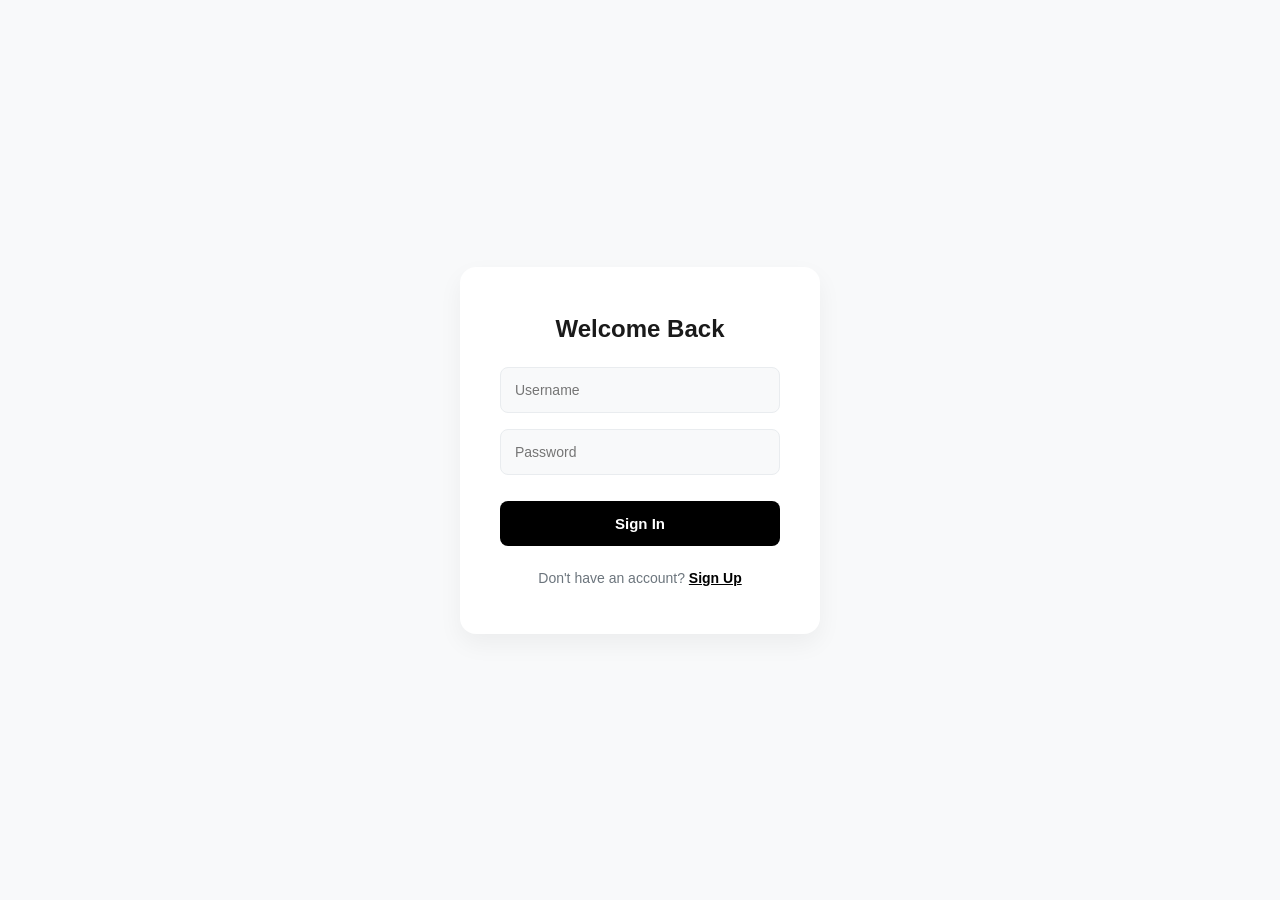
<file: frontend/chatbot.html>
<!DOCTYPE html>
<html lang="en">
<head>
    <meta charset="UTF-8">
    <meta name="viewport" content="width=device-width, initial-scale=1.0">
    <title>Infosys Stock AI Chat</title>
    <link rel="stylesheet" href="index.css">
    <link rel="stylesheet" href="chatbot.css">

    <script>
        // Redirect to login if no user is found
        const user = localStorage.getItem('stockUser');
        if (!user) {
            window.stop();
            window.location.href = 'login.html';
        }
    </script>
</head>
<body>
    <div class="app-container">

        <!-- SIDEBAR -->
        <aside class="sidebar">
            <div class="sidebar-header">
                <div class="logo">
                    <h2>Infosys Stock AI</h2>
                </div>
                <nav>
                    <a href="index.html">Dashboard</a>
                    <a href="forecast.html">Forecast</a>
                    <a href="chatbot.html" class="active">Chatbot</a>
                </nav>
            </div>

            <div class="watchlist-section">
                <h3>Quick Command</h3>
                <div class="stock-list custom-scroll" id="quickCommands">
                    <button data-query="Closing price of INFY.NS">Closing Price of INFY</button>
                    <button data-query="OHLC of INFY.NS">OHLC of INFY</button>
                    <button data-query="Is INFY.NS Bull or Bear?">Trend of INFY</button>
                    <button data-query="52 week high and low of INFY.NS">52 Week High/Low</button>
                    <button data-query="Predict INFY.NS">Predict INFY</button>
                    <button data-query="help">Help / Guide</button>
                </div>
            </div>

            <div class="logout-btn">Sign Out</div>
        </aside>

        <!-- MAIN CONTENT -->
        <main class="main-content">
            
            <!-- HEADER -->
            <header class="chat-header-bar">
                <div class="assistant-profile">
                    <div class="assistant-details">
                        <h1>Chat Assist</h1>
                        <p class="status-text">Online • Ready to assist</p>
                    </div>
                </div>
            </header>

            <!-- CHAT WINDOW -->
            <div class="chat-container">
                <div class="chat-window custom-scroll" id="chatWindow">
                    <div class="message bot">
                        <div class="bubble">
                            Hello! I can help you with real-time stock prices and basic market queries. 
                            Try asking "What is the price of INFY.NS?"
                        </div>
                        <div class="timestamp">Just now</div>
                    </div>
                </div>

                <!-- INPUT AREA -->
                <div class="chat-input-area">
                    <input type="text" id="userInput" placeholder="Type your question here..." autocomplete="off">
                    <button id="sendBtn">
                        <svg width="20" height="20" viewBox="0 0 24 24" fill="none" stroke="currentColor" stroke-width="2">
                            <line x1="22" y1="2" x2="11" y2="13"></line>
                            <polygon points="22 2 15 22 11 13 2 9 22 2"></polygon>
                        </svg>
                    </button>
                </div>
            </div>

        </main>
    </div>

    <!-- SCRIPTS -->
    <script src="chatbot.js"></script>
</body>
</html>
</file>
<file: frontend/index.css>
/* =========================================
   VARIABLES & RESET
   ========================================= */
:root {
    --accent-color: #000000;
    --bg-color: #f8f9fa;
    --border-color: #e9ecef;
    --card-bg: #ffffff;
    --green: #00C805;
    --red: #FF5000;
    --sidebar-width: 260px;
    --text-primary: #1a1a1a;
    --text-secondary: #6c757d;
}

* {
    box-sizing: border-box;
    margin: 0;
    padding: 0;
}

body {
    background-color: var(--bg-color);
    color: var(--text-primary);
    font-family: -apple-system, BlinkMacSystemFont, "Segoe UI", Roboto, sans-serif;
    height: 100vh;
    overflow: hidden;
    width: 100vw;
}

/* =========================================
   LAYOUT GRID
   ========================================= */
.app-container {
    display: grid;
    grid-template-columns: var(--sidebar-width) 1fr;
    height: 100%;
    width: 100%;
}

/* =========================================
   SIDEBAR
   ========================================= */
.sidebar {
    background: var(--card-bg);
    border-right: 1px solid var(--border-color);
    display: flex;
    flex-direction: column;
    height: 100vh;
    padding: 24px;
}

.sidebar-header {
    flex-shrink: 0;
}

.logo h2 {
    font-size: 18px;
    font-weight: 700;
    margin-bottom: 24px;
}

.sidebar nav a {
    color: var(--text-secondary);
    display: block;
    font-size: 14px;
    font-weight: 500;
    padding: 10px 0;
    text-decoration: none;
    transition: color 0.2s;
}

.sidebar nav a.active {
    color: var(--text-primary);
    font-weight: 700;
}

/* Watchlist */
.watchlist-section {
    display: flex;
    flex: 1;
    flex-direction: column;
    margin-top: 30px;
    min-height: 0;
}

.watchlist-section h3 {
    color: var(--text-secondary);
    font-size: 11px;
    letter-spacing: 0.5px;
    margin-bottom: 12px;
    text-transform: uppercase;
}

.stock-list {
    overflow-y: auto;
    padding-right: 8px;
}

.stock-list button {
    background: var(--bg-color);
    border: none;
    border-radius: 6px;
    color: var(--text-primary);
    cursor: pointer;
    font-size: 13px;
    margin-bottom: 6px;
    padding: 10px;
    text-align: left;
    transition: background 0.2s;
    width: 100%;
}

.stock-list button:hover {
    background: #e9ecef;
}

/* Logout Button */
.logout-btn {
    border-top: 1px solid var(--border-color);
    color: var(--red);
    cursor: pointer;
    font-size: 14px;
    font-weight: 500;
    margin-top: 20px;
    padding-top: 20px;
}

/* Custom Scrollbar */
.custom-scroll::-webkit-scrollbar {
    width: 5px;
}

.custom-scroll::-webkit-scrollbar-track {
    background: transparent;
}

.custom-scroll::-webkit-scrollbar-thumb {
    background: #dee2e6;
    border-radius: 4px;
}

/* =========================================
   MAIN CONTENT
   ========================================= */
.main-content {
    display: flex;
    flex-direction: column;
    height: 100%;
    overflow: hidden;
    padding: 24px 32px;
}

/* Header */
header {
    align-items: center;
    display: flex;
    justify-content: space-between;
    margin-bottom: 24px;
    flex-shrink: 0;
}

header h1 {
    font-size: 24px;
    font-weight: 700;
}

/* Search Box */
.search-box {
    display: flex;
    gap: 10px;
}

.search-box input {
    border: 1px solid var(--border-color);
    border-radius: 6px;
    font-size: 14px;
    outline: none;
    padding: 8px 12px;
    width: 280px;
}

.search-box input:focus {
    border-color: var(--accent-color);
}

.search-box button {
    background: var(--accent-color);
    border: none;
    border-radius: 6px;
    color: #fff;
    cursor: pointer;
    font-size: 13px;
    padding: 8px 16px;
}

.search-wrapper {
    display: inline-block;
    position: relative;
    width: 280px;
}

.search-wrapper input {
    padding-right: 60px;
    width: 100%;
}

.search-wrapper .shortcut {
    color: #888;
    font-size: 14px;
    pointer-events: none;
    position: absolute;
    right: 10px;
    top: 47%;
    transform: translateY(-50%);
}

/* =========================================
   STOCK HEADER
   ========================================= */
.stock-header {
    align-items: flex-end;
    background: var(--card-bg);
    border: 1px solid var(--border-color);
    border-radius: 10px;
    display: flex;
    justify-content: space-between;
    margin-bottom: 20px;
    padding: 20px;
    flex-shrink: 0;
}

.stock-title {
    display: flex;
    flex-direction: column;
}

.stock-title h2.full-name {
    color: var(--text-secondary);
    font-size: 18px;
    font-weight: 500;
    margin-bottom: 4px;
    overflow: hidden;
    text-overflow: ellipsis;
    white-space: nowrap;
}

.stock-title h4#tickerSymbol {
    font-size: 28px;
    font-weight: 700;
}

.badges {
    display: flex;
    gap: 8px;
    margin-top: 6px;
}

.badge {
    background: #f1f3f5;
    border-radius: 4px;
    color: var(--text-secondary);
    font-size: 11px;
    font-weight: 600;
    padding: 4px 8px;
}

.date-badge {
    background: #e7f5ff;
    color: #1971c2;
}

.stock-price h2 {
    font-size: 28px;
    font-weight: 700;
}

.stock-price p {
    font-size: 15px;
    font-weight: 600;
    margin-top: 4px;
    text-align: right;
}

/* =========================================
   METRICS GRID
   ========================================= */
.metrics-grid {
    display: grid;
    gap: 16px;
    grid-template-columns: repeat(4, 1fr);
    margin-bottom: 20px;
    flex-shrink: 0;
}

.metric-card {
    background: var(--card-bg);
    border: 1px solid var(--border-color);
    border-radius: 10px;
    padding: 16px;
}

.metric-card .label {
    color: var(--text-secondary);
    font-size: 11px;
    font-weight: 600;
    margin-bottom: 4px;
    text-transform: uppercase;
}

.metric-card .value {
    font-size: 18px;
    font-weight: 600;
}

/* =========================================
   CHART SECTION
   ========================================= */
.chart-wrapper {
    background: var(--card-bg);
    border: 1px solid var(--border-color);
    border-radius: 10px;
    display: flex;
    flex-direction: column;
    flex: 1;
    min-height: 0;
    overflow: hidden;
    padding: 20px;
}

.chart-toolbar {
    display: flex;
    justify-content: space-between;
    margin-bottom: 15px;
}

.chart-toolbar button {
    background: transparent;
    border: 1px solid var(--border-color);
    border-radius: 6px;
    cursor: pointer;
    font-size: 12px;
    font-weight: 500;
    margin-left: 6px;
    padding: 6px 12px;
    transition: all 0.2s;
}

.chart-toolbar button:hover {
    background: #f1f3f5;
}

.chart-toolbar button.active {
    background: var(--accent-color);
    border-color: var(--accent-color);
    color: #fff;
}

#stockChart {
    flex: 1;
    max-width: 100%;
    min-height: 0;
    overflow: hidden;
    width: 100%;
}
</file>
<file: frontend/chatbot.css>
/* =========================================
   CHAT PAGE STYLES
   ========================================= */

/* --- SIDEBAR SECTION --- */
.sidebar-section {
    margin: 30px 0 10px 0;
    width: 100%;
    flex: 1;
    display: flex;
    flex-direction: column;
    min-height: 0; /* critical for nested flex scrolling */
    padding-right: 0;
    overflow: hidden;
}

.sidebar-section h3 {
    font-size: 11px;
    font-weight: 700;
    color: var(--text-secondary);
    margin-bottom: 12px;
    text-transform: uppercase;
    letter-spacing: 0.5px;
    flex-shrink: 0;
}

/* Scrollable Quick Commands Container */
.quick-commands {
    display: flex;
    flex-direction: column;
    gap: 6px;
    overflow-y: auto;
    padding-right: 8px;
}

/* Custom Scrollbar */
.quick-commands::-webkit-scrollbar {
    width: 5px;
}
.quick-commands::-webkit-scrollbar-track {
    background: transparent;
}
.quick-commands::-webkit-scrollbar-thumb {
    background: #dee2e6;
    border-radius: 4px;
}

/* Command Buttons */
.qc-btn {
    width: 100%;
    padding: 10px 12px;
    background: var(--bg-color);
    border: none;
    border-radius: 6px;
    text-align: left;
    font-size: 13px;
    color: var(--text-primary);
    cursor: pointer;
    display: flex;
    align-items: center;
    gap: 10px;
    font-weight: 500;
    transition: background 0.2s;
}

.qc-btn:hover {
    background: #e9ecef;
}

.qc-icon {
    font-size: 14px;
    opacity: 0.7;
    width: 20px;
    text-align: center;
}

/* --- MAIN CONTENT LAYOUT --- */
.assistant-profile {
    display: flex;
    align-items: center;
    gap: 12px;
}

.assistant-details h1 {
    font-size: 24px;
    font-weight: 700;
    margin: 0;
}

.status-text {
    font-size: 12px;
    color: var(--green);
    background: rgba(0, 200, 5, 0.1);
    padding: 4px 8px;
    border-radius: 12px;
    font-weight: 600;
    display: inline-block;
    margin-top: 4px;
}

/* --- CHAT INTERFACE --- */
.chat-container {
    background: var(--card-bg);
    border: 1px solid var(--border-color);
    border-radius: 10px;
    flex: 1;
    min-height: 0; /* allows internal scrolling */
    display: flex;
    flex-direction: column;
    overflow: hidden;
    position: relative;
    box-shadow: 0 4px 12px rgba(0,0,0,0.02);
}

.chat-window {
    flex: 1;
    padding: 24px;
    overflow-y: auto;
    display: flex;
    flex-direction: column;
    gap: 20px;
    background-color: #ffffff;
    scroll-behavior: smooth;
}

/* --- MESSAGES --- */
.message {
    display: flex;
    flex-direction: column;
    max-width: 75%;
    animation: slideIn 0.3s ease-out;
}

.message.bot {
    align-self: flex-start;
}

.message.user {
    align-self: flex-end;
    align-items: flex-end;
}

.bubble {
    padding: 14px 18px;
    border-radius: 14px;
    font-size: 14px;
    line-height: 1.5;
    position: relative;
    box-shadow: 0 1px 2px rgba(0,0,0,0.05);
}

.message.bot .bubble {
    background: var(--bg-color);
    color: var(--text-primary);
    border-bottom-left-radius: 2px;
    border: 1px solid var(--border-color);
}

.message.user .bubble {
    background: var(--accent-color);
    color: #ffffff;
    border-bottom-right-radius: 2px;
}

.timestamp {
    font-size: 11px;
    color: var(--text-secondary);
    margin-top: 6px;
    margin-left: 2px;
}

/* --- INPUT AREA --- */
.chat-input-area {
    padding: 20px;
    background: var(--card-bg);
    border-top: 1px solid var(--border-color);
    display: flex;
    gap: 12px;
    align-items: center;
    flex-shrink: 0;
}

.chat-input-area input {
    flex: 1;
    padding: 14px 16px;
    border: 1px solid var(--border-color);
    border-radius: 8px;
    font-size: 14px;
    outline: none;
    background-color: var(--bg-color);
    color: var(--text-primary);
    transition: all 0.2s;
}

.chat-input-area input:focus {
    border-color: var(--accent-color);
    background-color: #fff;
    box-shadow: 0 0 0 3px rgba(0,0,0,0.05);
}

.chat-input-area button {
    background: var(--accent-color);
    color: white;
    border: none;
    width: 48px;
    height: 48px;
    border-radius: 8px;
    cursor: pointer;
    display: flex;
    justify-content: center;
    align-items: center;
    transition: all 0.2s;
}

.chat-input-area button:hover {
    transform: translateY(-1px);
    box-shadow: 0 4px 8px rgba(0,0,0,0.1);
}

.chat-input-area button:active {
    transform: scale(0.96);
}

/* --- ANIMATIONS --- */
@keyframes slideIn {
    from { opacity: 0; transform: translateY(10px); }
    to { opacity: 1; transform: translateY(0); }
}

/* --- MAIN CONTENT OVERRIDES --- */
body .main-content {
    display: flex !important;
    flex-direction: column;
    height: 100vh;
    padding-bottom: 20px;
    overflow: hidden !important;
}
</file>
<file: frontend/login.css>
/* ------------------------------
   Reset & Base
------------------------------ */
* {
    box-sizing: border-box;
    margin: 0;
    padding: 0;
}

body {
    font-family: -apple-system, BlinkMacSystemFont, "Segoe UI", Roboto, sans-serif;
    background: #f8f9fa;
    display: flex;
    justify-content: center;
    align-items: center;
    height: 100vh;
}

/* ------------------------------
   Auth Card
------------------------------ */
.auth-card {
    background: #fff;
    padding: 48px 40px;
    border-radius: 16px;
    box-shadow: 0 10px 25px rgba(0, 0, 0, 0.05);
    width: 100%;
    max-width: 360px;
    text-align: center;
}

h1 {
    margin-bottom: 24px;
    font-size: 24px;
    font-weight: 700;
    color: #1a1a1a;
}

/* ------------------------------
   Form Inputs
------------------------------ */
.form-group {
    margin-bottom: 16px;
}

input {
    width: 100%;
    padding: 14px;
    border: 1px solid #e9ecef;
    border-radius: 8px;
    font-size: 14px;
    background: #f8f9fa;
    transition: 0.2s;
    outline: none;
}

input:focus {
    border-color: #000;
    background: #fff;
}

/* ------------------------------
   Button
------------------------------ */
button {
    width: 100%;
    padding: 14px;
    font-size: 15px;
    font-weight: 600;
    margin-top: 10px;
    border: none;
    border-radius: 8px;
    background: #000;
    color: #fff;
    cursor: pointer;
    transition: background 0.2s;
}

button:hover {
    background: #333;
}

button:active {
    transform: scale(0.98);
}

/* ------------------------------
   Toggle Text
------------------------------ */
.toggle-text {
    margin-top: 24px;
    font-size: 14px;
    color: #6c757d;
}

.toggle-link {
    color: #000;
    font-weight: 600;
    text-decoration: underline;
    cursor: pointer;
    transition: opacity 0.2s;
}

.toggle-link:hover {
    opacity: 0.7;
}

/* ------------------------------
   Error Message
------------------------------ */
.error-msg {
    margin-top: 15px;
    padding: 8px;
    font-size: 13px;
    color: #FF5000;
    background: #fff5f5;
    border-radius: 6px;
    display: none;
}

/* ------------------------------
   View Transition
------------------------------ */
#loginView,
#signupView {
    animation: fadeIn 0.3s ease;
}

@keyframes fadeIn {
    from { opacity: 0; transform: translateY(-10px); }
    to   { opacity: 1; transform: translateY(0); }
}
</file>
